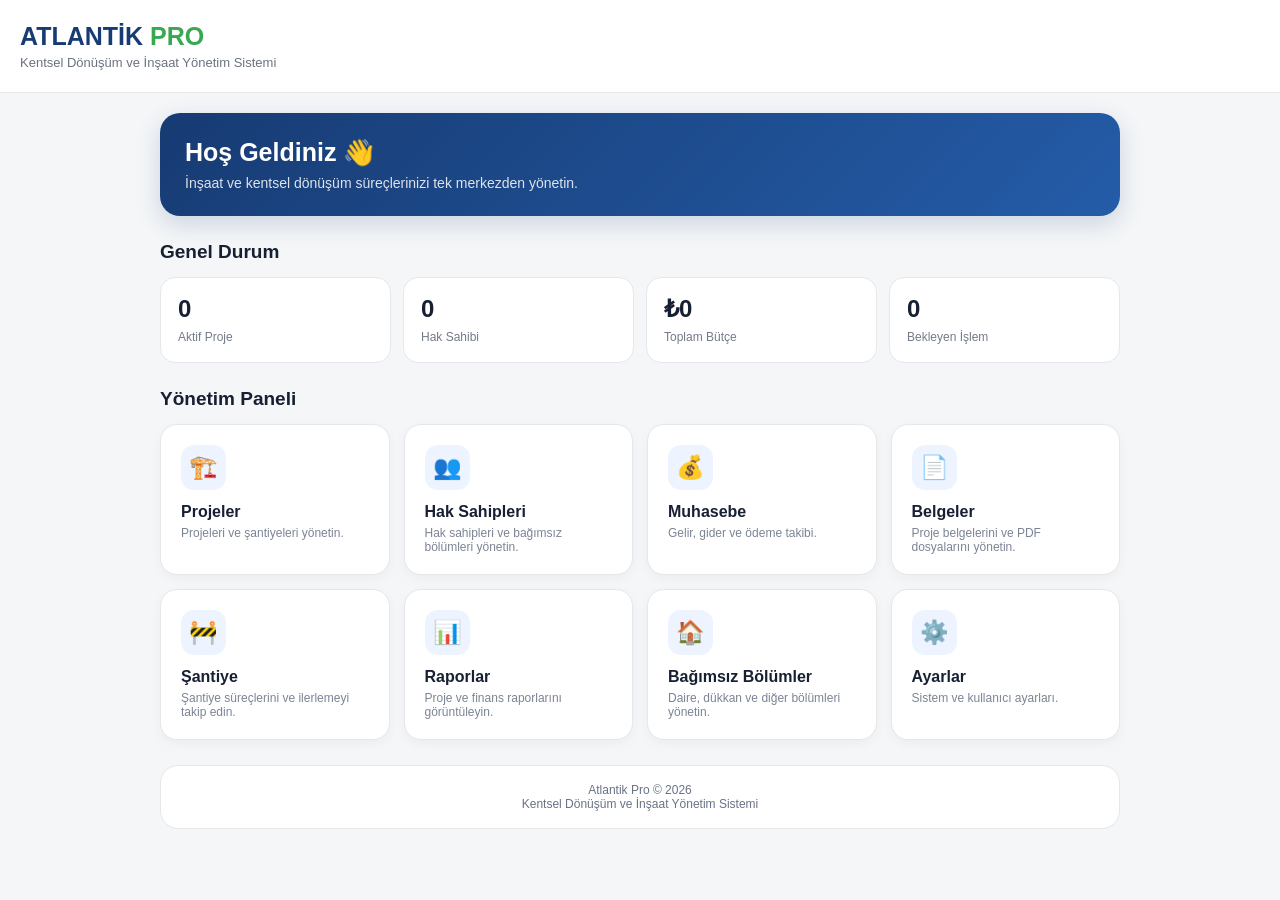
<file: İndex.html>
<!DOCTYPE html>
<html lang="tr">
<head>
<meta charset="UTF-8">
<meta name="viewport" content="width=device-width, initial-scale=1.0">
<title>Atlantik Pro</title>

<style>
*{
  box-sizing:border-box;
  margin:0;
  padding:0;
}

body{
  font-family:-apple-system,BlinkMacSystemFont,"Segoe UI",sans-serif;
  background:#f4f6f8;
  color:#172033;
}

.header{
  background:#ffffff;
  padding:22px 20px;
  border-bottom:1px solid #e5e7eb;
  position:sticky;
  top:0;
  z-index:10;
}

.logo{
  font-size:25px;
  font-weight:800;
  color:#173b73;
}

.logo span{
  color:#39a852;
}

.subtitle{
  font-size:13px;
  color:#6b7280;
  margin-top:4px;
}

.container{
  padding:20px;
  max-width:1000px;
  margin:auto;
}

.welcome{
  background:linear-gradient(135deg,#173b73,#245ca8);
  color:white;
  border-radius:20px;
  padding:25px;
  margin-bottom:20px;
  box-shadow:0 8px 25px rgba(23,59,115,.18);
}

.welcome h1{
  font-size:25px;
  margin-bottom:8px;
}

.welcome p{
  opacity:.85;
  font-size:14px;
}

.section-title{
  font-size:19px;
  font-weight:750;
  margin:25px 0 14px;
}

.grid{
  display:grid;
  grid-template-columns:repeat(2,1fr);
  gap:14px;
}

.card{
  background:white;
  border-radius:17px;
  padding:20px;
  border:1px solid #e5e7eb;
  box-shadow:0 4px 12px rgba(0,0,0,.04);
  cursor:pointer;
  transition:.2s;
}

.card:active{
  transform:scale(.98);
}

.icon{
  width:45px;
  height:45px;
  border-radius:13px;
  background:#edf4ff;
  display:flex;
  align-items:center;
  justify-content:center;
  font-size:23px;
  margin-bottom:13px;
}

.card h3{
  font-size:16px;
  margin-bottom:5px;
}

.card p{
  font-size:12px;
  color:#7b8494;
}

.stats{
  display:grid;
  grid-template-columns:repeat(2,1fr);
  gap:12px;
}

.stat{
  background:white;
  border-radius:15px;
  padding:17px;
  border:1px solid #e5e7eb;
}

.stat strong{
  display:block;
  font-size:24px;
  margin-bottom:4px;
}

.stat span{
  color:#737b89;
  font-size:12px;
}

.bottom{
  margin-top:25px;
  background:white;
  border:1px solid #e5e7eb;
  border-radius:18px;
  padding:17px;
  text-align:center;
  color:#687386;
  font-size:12px;
}

@media(min-width:700px){
  .grid{
    grid-template-columns:repeat(4,1fr);
  }

  .stats{
    grid-template-columns:repeat(4,1fr);
  }
}
</style>
</head>

<body>

<header class="header">
  <div class="logo">ATLANTİK <span>PRO</span></div>
  <div class="subtitle">Kentsel Dönüşüm ve İnşaat Yönetim Sistemi</div>
</header>

<main class="container">

<section class="welcome">
  <h1>Hoş Geldiniz 👋</h1>
  <p>İnşaat ve kentsel dönüşüm süreçlerinizi tek merkezden yönetin.</p>
</section>

<div class="section-title">Genel Durum</div>

<section class="stats">
  <div class="stat">
    <strong>0</strong>
    <span>Aktif Proje</span>
  </div>

  <div class="stat">
    <strong>0</strong>
    <span>Hak Sahibi</span>
  </div>

  <div class="stat">
    <strong>₺0</strong>
    <span>Toplam Bütçe</span>
  </div>

  <div class="stat">
    <strong>0</strong>
    <span>Bekleyen İşlem</span>
  </div>
</section>

<div class="section-title">Yönetim Paneli</div>

<section class="grid">

  <div class="card">
    <div class="icon">🏗️</div>
    <h3>Projeler</h3>
    <p>Projeleri ve şantiyeleri yönetin.</p>
  </div>

  <div class="card">
    <div class="icon">👥</div>
    <h3>Hak Sahipleri</h3>
    <p>Hak sahipleri ve bağımsız bölümleri yönetin.</p>
  </div>

  <div class="card">
    <div class="icon">💰</div>
    <h3>Muhasebe</h3>
    <p>Gelir, gider ve ödeme takibi.</p>
  </div>

  <div class="card">
    <div class="icon">📄</div>
    <h3>Belgeler</h3>
    <p>Proje belgelerini ve PDF dosyalarını yönetin.</p>
  </div>

  <div class="card">
    <div class="icon">🚧</div>
    <h3>Şantiye</h3>
    <p>Şantiye süreçlerini ve ilerlemeyi takip edin.</p>
  </div>

  <div class="card">
    <div class="icon">📊</div>
    <h3>Raporlar</h3>
    <p>Proje ve finans raporlarını görüntüleyin.</p>
  </div>

  <div class="card">
    <div class="icon">🏠</div>
    <h3>Bağımsız Bölümler</h3>
    <p>Daire, dükkan ve diğer bölümleri yönetin.</p>
  </div>

  <div class="card">
    <div class="icon">⚙️</div>
    <h3>Ayarlar</h3>
    <p>Sistem ve kullanıcı ayarları.</p>
  </div>

</section>

<div class="bottom">
  Atlantik Pro © 2026<br>
  Kentsel Dönüşüm ve İnşaat Yönetim Sistemi
</div>

</main>

</body>
</html>
</file>
